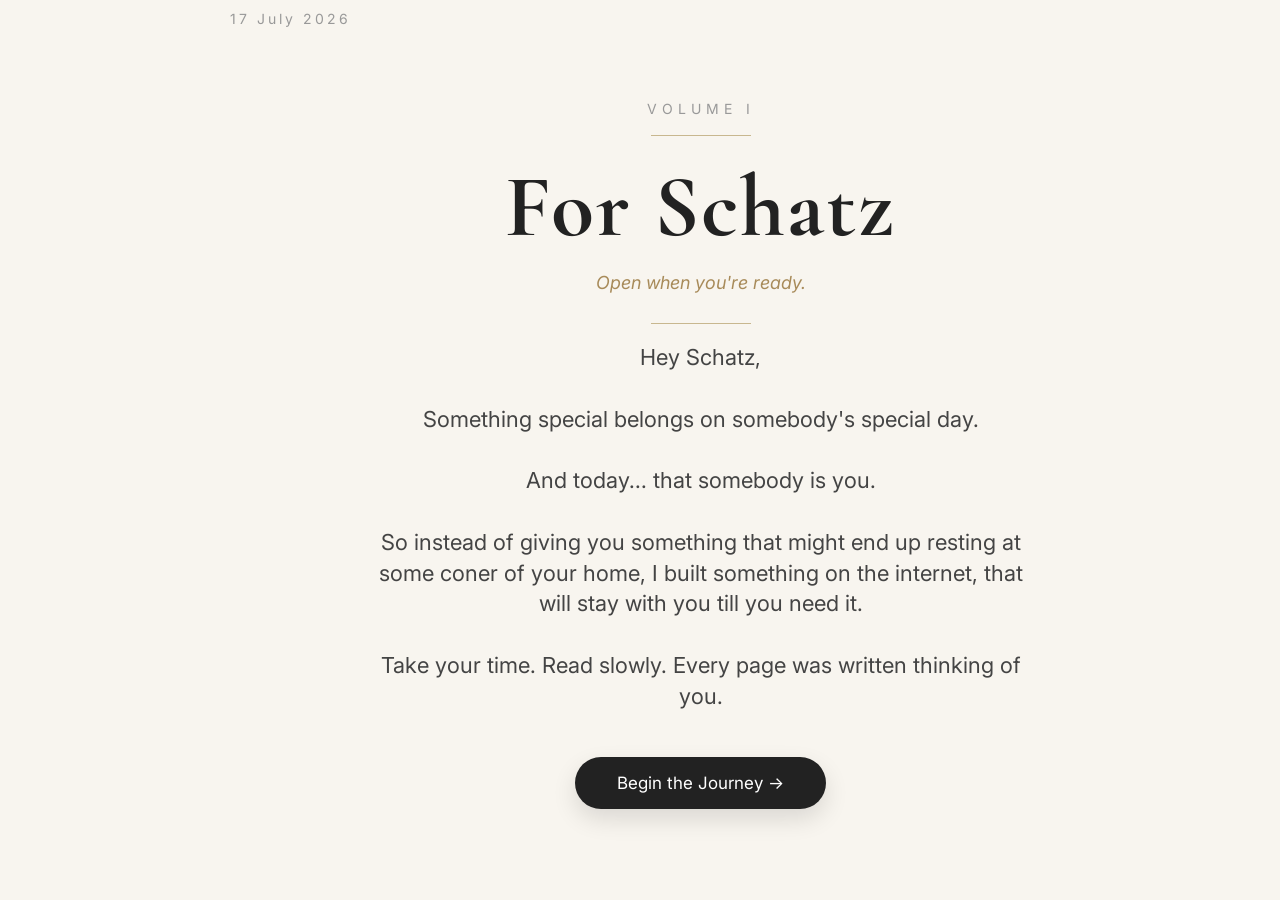
<file: index.html>
<!DOCTYPE html>
<html lang="en">

<head>

    <meta charset="UTF-8">

    <meta name="viewport" content="width=device-width, initial-scale=1.0">

    <title>For Schatz</title>

    <p class="date">
        17 July 2026
    </p>

    <link rel="preconnect" href="https://fonts.googleapis.com">

    <link rel="preconnect" href="https://fonts.gstatic.com" crossorigin>

    <link href="https://fonts.googleapis.com/css2?family=Cormorant+Garamond:wght@500;700&family=Inter:wght@300;400;500&display=swap" rel="stylesheet">

    <link rel="stylesheet" href="style.css">

</head>

<body>

<div class="container">

<p class="volume">

Volume I

</p>
<div class="line"></div>

<h1>

For Schatz

</h1>

<p class="subtitle">

Open when you're ready.

</p>
<div class="line"></div>

<p class="message">

Hey Schatz,

<br><br>

Something special belongs on somebody's special day.

<br><br>

And today...

that somebody is you.

<br><br>

So instead of giving you something that might end up resting at some coner of your home,

I built something on the internet, that will stay with you till you need it.

<br><br>

Take your time.

Read slowly.

Every page was written thinking of you.

</p>

<button onclick="window.location.href='Chapter1.html'">
    Begin the Journey →
</button>

</div>

</body>

</html>
</file>
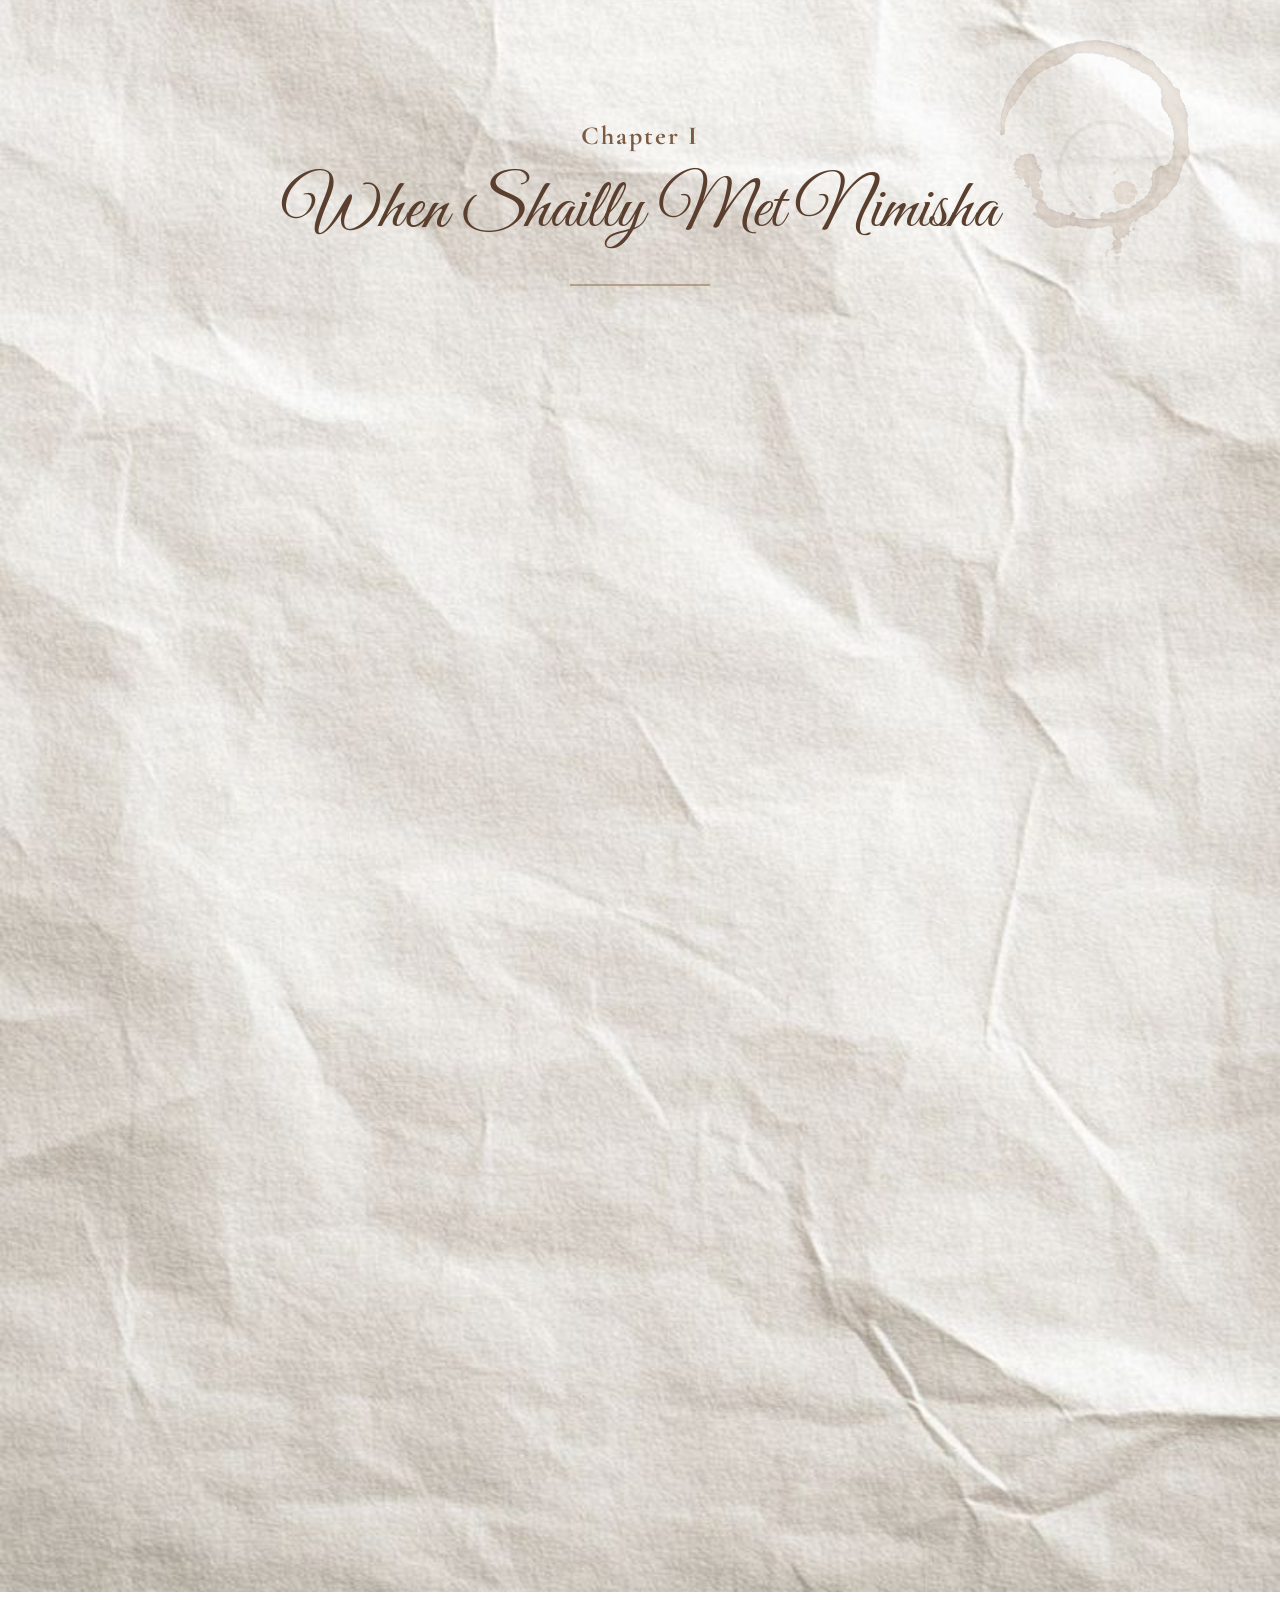
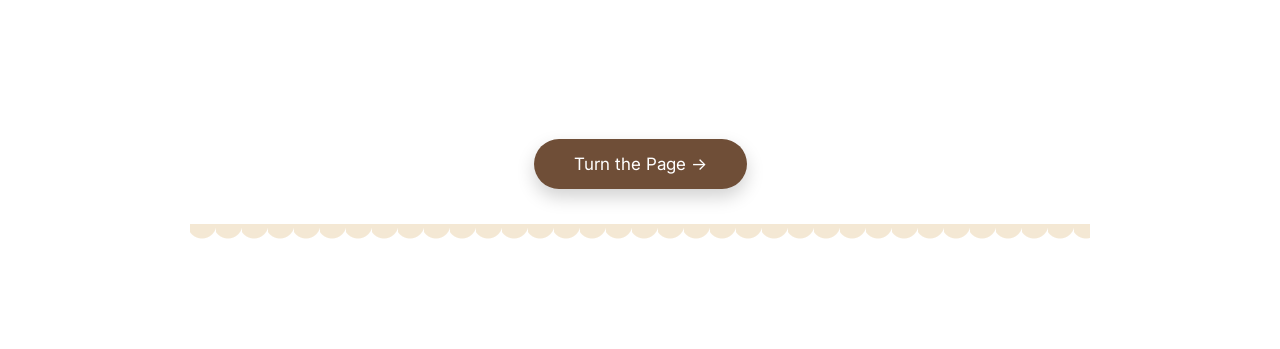
<file: Chapter1.html>
<!DOCTYPE html>
<html lang="en">

<head>

<meta charset="UTF-8">

<meta name="viewport" content="width=device-width, initial-scale=1.0">

<title>Chapter I</title>

<link rel="preconnect" href="https://fonts.googleapis.com">

<link rel="preconnect" href="https://fonts.gstatic.com" crossorigin>

<link href="https://fonts.googleapis.com/css2?family=Cormorant+Garamond:wght@500;700&family=Inter:wght@300;400;500&family=Great+Vibes&display=swap" rel="stylesheet">

<link rel="stylesheet" href="Chapter1.css">

</head>

<body>

<div class="paper">

    <p class="chapter">
        Chapter I
    </p>

    <h1>
        When Shailly Met Nimisha
    </h1>

    <div class="divider"></div>

    <div class="story">

        <p id="line1" class="line"></p>

        <p class="line fade">
            If someone had told me that a debate would introduce me to one of the most important people in my life...
        </p>

        <p class="line fade">
            I'd probably have laughed.
        </p>

        <p class="line fade">
            Because honestly...
            our first proper conversation wasn't sweet.
            It wasn't emotional.
            It was a debate.
        </p>

        <div class="photo fade">

            <img src="Images/photo3.jpg.jpeg" alt="Us">

            <p class="caption">
                Neither of us knew it then...
                <br>
                but this was the beginning.
            </p>

        </div>

        <p class="line fade">

            Funny how life works.

            <br><br>

            We rarely realize that an ordinary day...

            <br><br>

            is quietly becoming a memory we'll carry for years.

        </p>

        <p class="line fade">

            Looking back...

            <br><br>

            I don't remember who won the debate.

            <br><br>

            But I know I did

            <br><br>

            because I found YOU!

        </p>

    </div>

    <button onclick="window.location.href='chapter2.html'">
    Turn the Page →
</button>

<script src="Chapter1.js"></script>

</body>

</html>
</file>
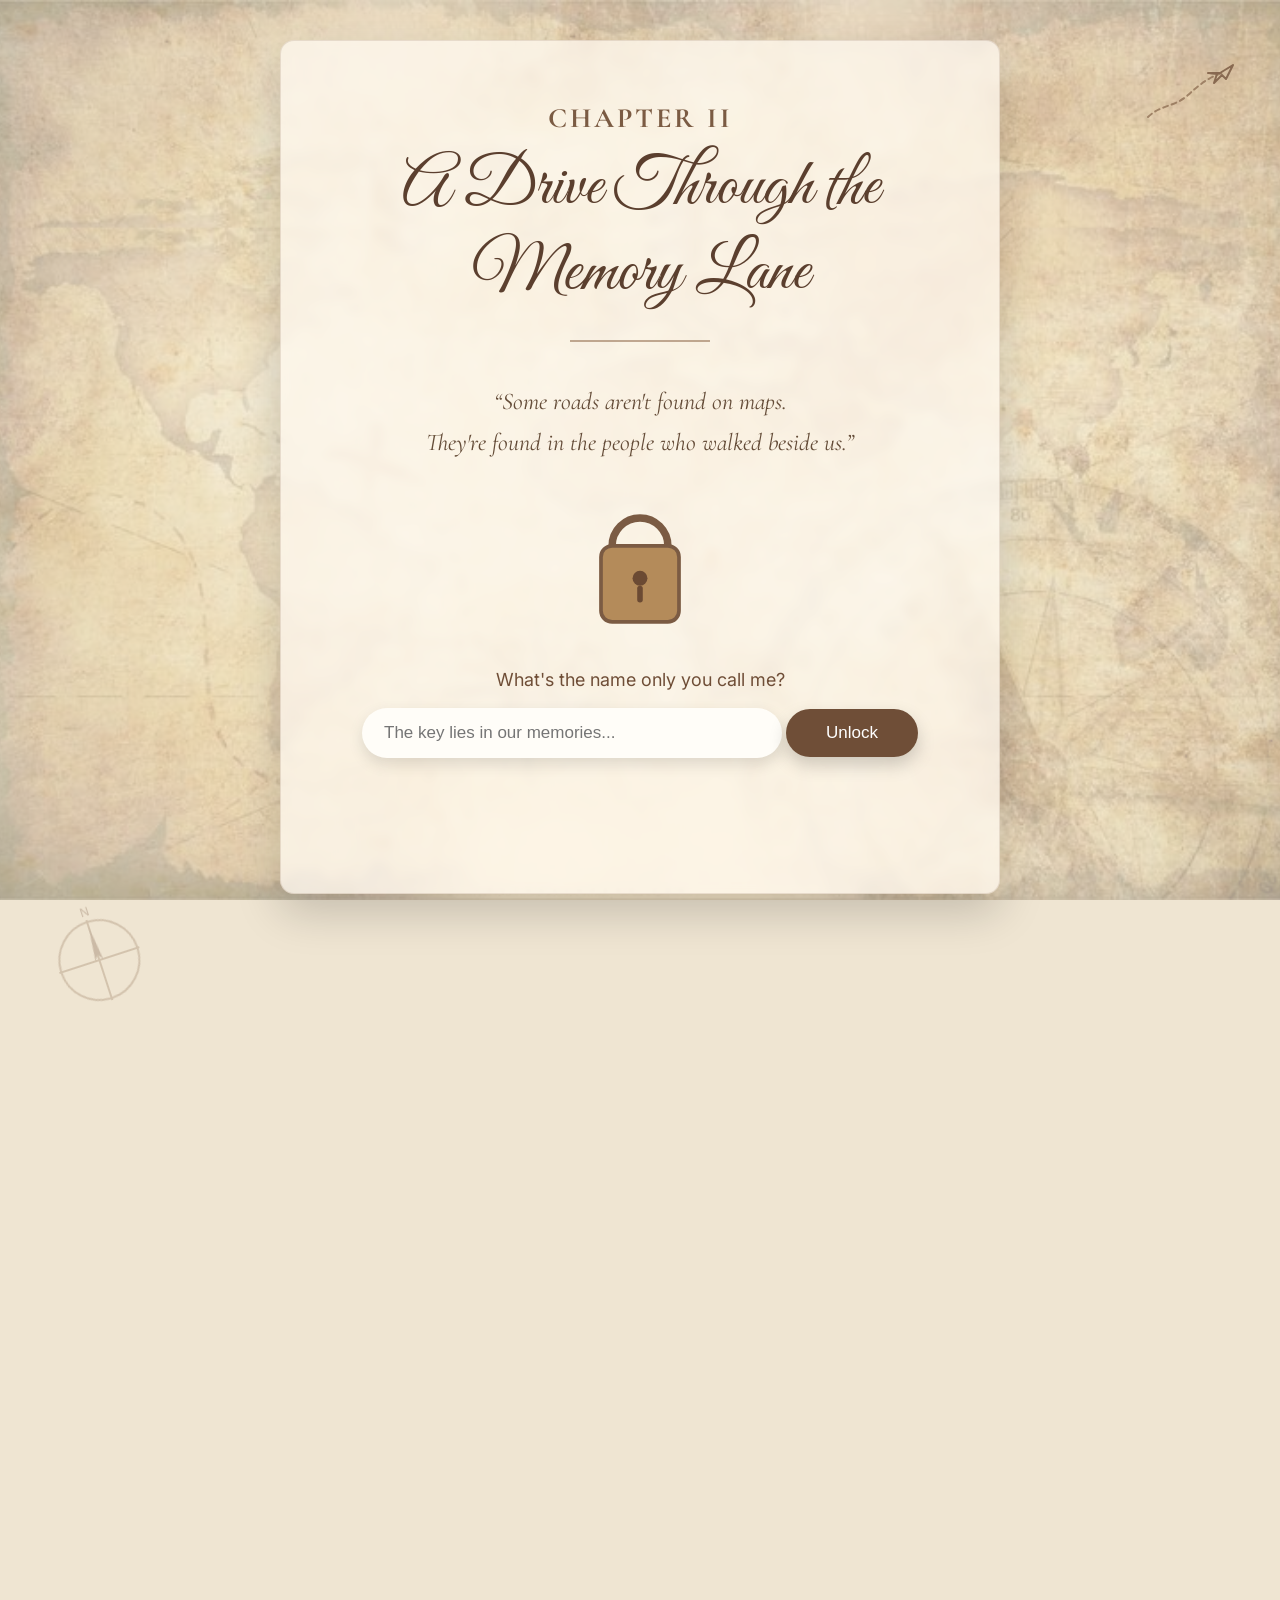
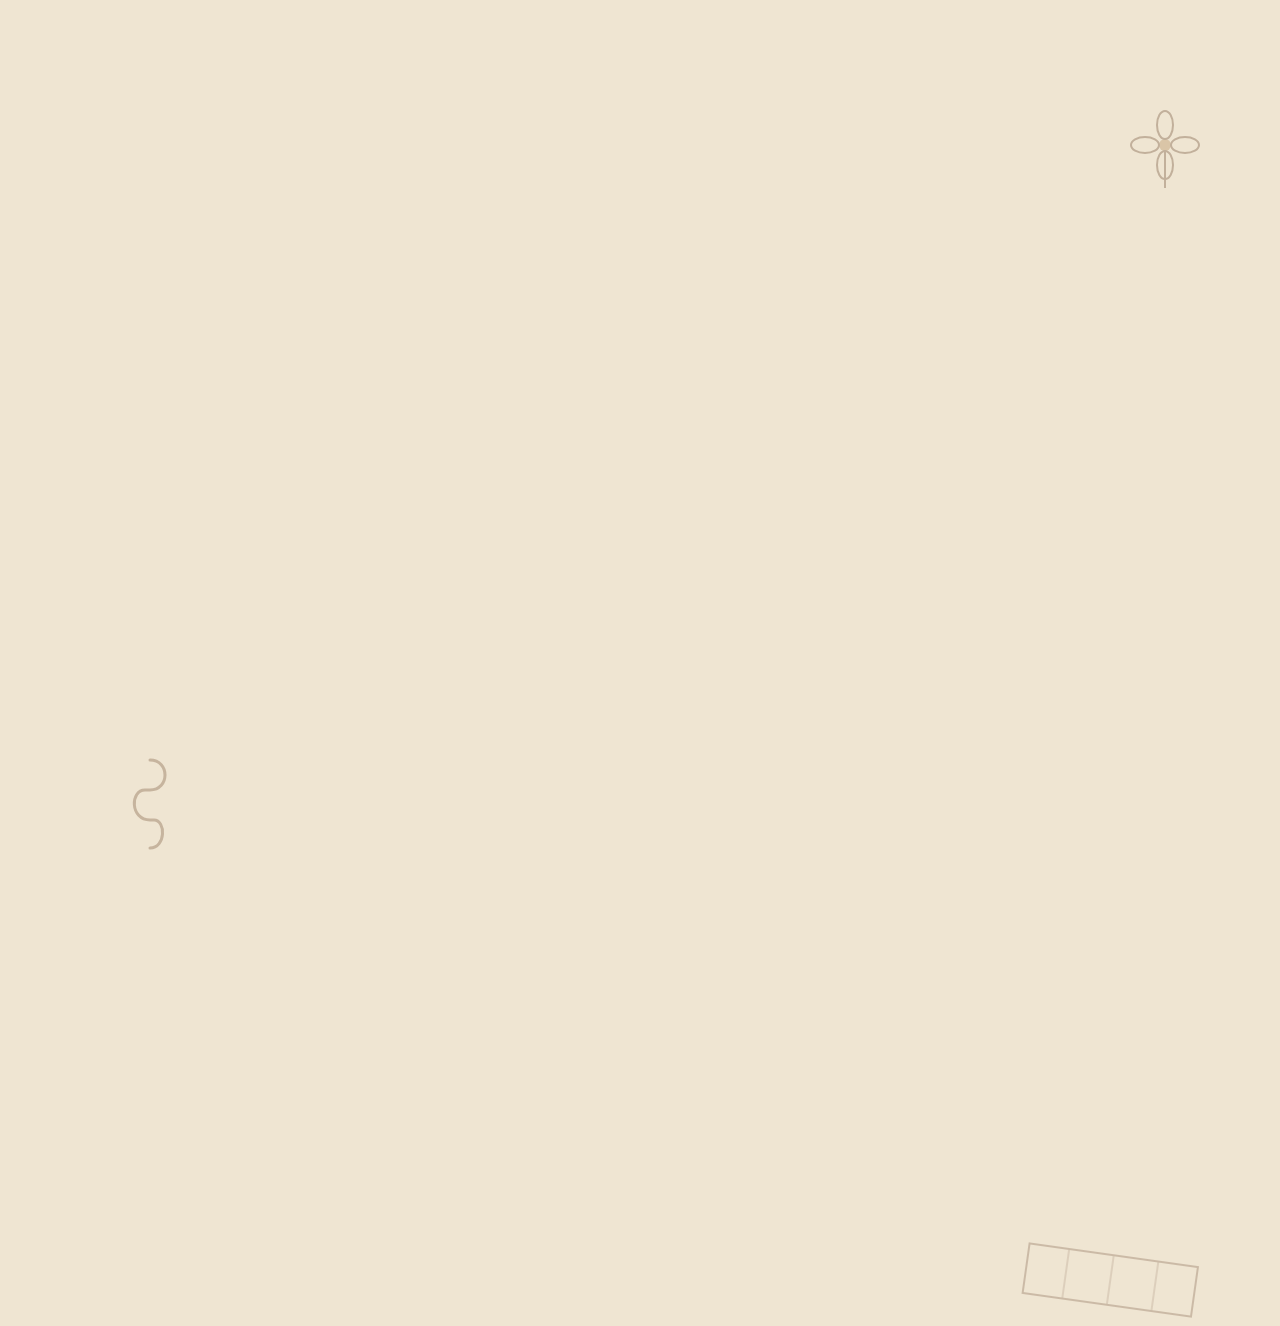
<file: chapter2.html>
<!DOCTYPE html>
<html lang="en">

<head>

    <meta charset="UTF-8">
    <meta name="viewport" content="width=device-width, initial-scale=1.0">

    <title>Chapter II | A Drive Through the Memory Lane</title>

    <link rel="stylesheet" href="chapter2.css">

    <link rel="icon" href="Images/photo8.jpeg">

    <!-- Google Fonts -->
    <link rel="preconnect" href="https://fonts.googleapis.com">
    <link rel="preconnect" href="https://fonts.gstatic.com" crossorigin>

    <link href="https://fonts.googleapis.com/css2?family=Great+Vibes&family=Cormorant+Garamond:wght@400;500;600;700&family=Inter:wght@300;400;500&display=swap" rel="stylesheet">

</head>

<body>

    <!-- ================= BACKGROUND DECORATIONS ================= -->

    <div class="airplane">

<svg width="100" height="80" viewBox="0 0 100 80" xmlns="http://www.w3.org/2000/svg">

    <!-- Flight Path -->
    <path
        d="M8 62
           C20 50, 35 52, 48 40
           S70 22, 82 18"
        fill="none"
        stroke="#8b6b50"
        stroke-width="2"
        stroke-dasharray="5 4"
        stroke-linecap="round"/>

    <!-- Airplane Body -->
    <path
        d="M80 18
           L93 10
           L86 24
           L82 20
           L74 28
           L77 19
           L68 18
           Z"
        fill="none"
        stroke="#6f4e37"
        stroke-width="2"
        stroke-linejoin="round"/>

</svg>

</div>

    <div class="compass">

<svg width="120" height="120" viewBox="0 0 120 120">

<circle
cx="60"
cy="60"
r="40"
fill="none"
stroke="#8b6b50"
stroke-width="2"/>

<line x1="60" y1="18" x2="60" y2="102"
stroke="#8b6b50"
stroke-width="2"/>

<line x1="18" y1="60" x2="102" y2="60"
stroke="#8b6b50"
stroke-width="2"/>

<polygon
points="60,24 64,60 60,54 56,60"
fill="#6f4e37"/>

<text x="56" y="14"
font-size="12"
fill="#6f4e37">N</text>

</svg>

</div>

    <div class="flower">

<svg width="90" height="90" viewBox="0 0 90 90">

<circle cx="45" cy="45" r="6" fill="#b48b5a"/>

<ellipse cx="45" cy="25" rx="8" ry="14"
fill="none"
stroke="#6f4e37"
stroke-width="2"/>

<ellipse cx="45" cy="65" rx="8" ry="14"
fill="none"
stroke="#6f4e37"
stroke-width="2"/>

<ellipse cx="25" cy="45" rx="14" ry="8"
fill="none"
stroke="#6f4e37"
stroke-width="2"/>

<ellipse cx="65" cy="45" rx="14" ry="8"
fill="none"
stroke="#6f4e37"
stroke-width="2"/>

<line
x1="45"
y1="51"
x2="45"
y2="88"
stroke="#6f4e37"
stroke-width="2"/>

</svg>

</div>

    <div class="film-strip">

<svg width="180" height="60" viewBox="0 0 180 60">

<rect
x="5"
y="5"
width="170"
height="50"
fill="none"
stroke="#6f4e37"
stroke-width="2"/>

<line x1="45" y1="5" x2="45" y2="55"
stroke="#6f4e37"/>

<line x1="90" y1="5" x2="90" y2="55"
stroke="#6f4e37"/>

<line x1="135" y1="5" x2="135" y2="55"
stroke="#6f4e37"/>

</svg>

</div>

    <div class="paperclip">

<svg width="60" height="120" viewBox="0 0 60 120">

<path

d="M30 10
C50 10 50 40 30 40
L25 40
C10 40 10 70 30 70
L34 70
C46 70 46 98 30 98"

fill="none"

stroke="#8b6b50"

stroke-width="3"

stroke-linecap="round"/>

</svg>

</div>

    <!-- ================= LOCK SCREEN ================= -->

    <section id="lockScreen">

        <div class="lock-card">

            <h2 class="chapter">
                CHAPTER II
            </h2>

            <h1>
                A Drive Through the Memory Lane
            </h1>

            <div class="divider"></div>

            <p class="quote">
                “Some roads aren't found on maps.<br>
                They're found in the people who walked beside us.”
            </p>

            <div id="lockIcon">

    <svg width="140" height="170" viewBox="0 0 140 170" xmlns="http://www.w3.org/2000/svg">

        <!-- Shackle -->
        <path
            d="M40 60 A30 30 0 0 1 100 60"
            fill="none"
            stroke="#7b5b43"
            stroke-width="8"
            stroke-linecap="round"
        />

        <!-- Lock Body -->
        <rect
            x="28"
            y="60"
            width="84"
            height="82"
            rx="12"
            fill="#b48b5a"
            stroke="#7b5b43"
            stroke-width="4"
        />

        <!-- Keyhole Circle -->
        <circle
            cx="70"
            cy="95"
            r="8"
            fill="#6b4a33"
        />

        <!-- Keyhole Stem -->
        <rect
            x="67"
            y="103"
            width="6"
            height="18"
            rx="3"
            fill="#6b4a33"
        />

    </svg>

</div>

            <p class="hint">
                What's the name only you call me?
            </p>

            <input
                type="password"
                id="password"
                placeholder="The key lies in our memories...">

            <button id="unlockBtn">
                Unlock
            </button>

            <p id="message"></p>

        </div>

    </section>

    <!-- ================= JOURNEY ================= -->

    <section id="journey">

        <div class="paper">

            <h2 class="chapter">
                CHAPTER II
            </h2>

            <h1>
                A Drive Through the Memory Lane
            </h1>

            <div class="divider"></div>

            <div class="intro">

                <p>
                    Every picture tells a story.
                </p>

                <p>
                    Some are blurry.
                </p>

                <p>
                    Some are chaotic.
                </p>

                <p>
                    Some still make us laugh.
                </p>

                <br>

                <p>
                    Come...
                </p>

                <p>
                    Let's take one more drive through the memory lane.
                </p>

            </div>

            <!-- ================= ROAD ================= -->

            

            <!-- ================= MEMORIES ================= -->

            <div class="memories">

                <!-- ================= STOP 01 ================= -->

                <div class="memory left fade">

                    <span class="stop">
                        📍 Stop 01
                    </span>

                    <div class="polaroid">

                        <img src="Images/photo1.jpg.jpeg" alt="Memory 1">

                        <p class="caption">
                            A person who feels home!
                        </p>

                    </div>

                </div>

                <!-- ================= STOP 02 ================= -->

                <div class="memory right fade">

                    <span class="stop">
                        📍 Stop 02
                    </span>

                    <div class="polaroid">

                        <img src="Images/photo2.jpg.jpeg" alt="Memory 2">

                        <p class="caption">
                            Two beauties in one frame😋
                        </p>

                    </div>

                </div>

                <!-- ================= STOP 03 ================= -->

                <div class="memory left fade">

                    <span class="stop">
                        📍 Stop 03
                    </span>

                    <div class="polaroid">

                        <img src="Images/photo5.jpeg" alt="Memory 3">

                        <p class="caption">
                            My love, 
                            My Schatz!
                        </p>

                    </div>

                </div>

                                <!-- ================= STOP 04 ================= -->

                <div class="memory right fade">

                    <span class="stop">
                        📍 Stop 04
                    </span>

                    <div class="polaroid">

                        <img src="Images/photo10.jpeg" alt="Memory 4">

                        <p class="caption">
                            Uff ye teekhi nzarein😗
                        </p>

                    </div>

                </div>


                <!-- ================= STOP 05 ================= -->

                <div class="memory left fade">

                    <span class="stop">
                        📍 Stop 05
                    </span>

                    <div class="polaroid">

                        <img src="Images/photo11.jpeg" alt="Memory 5">

                        <p class="caption">
                            Twins for a reason😉
                        </p>

                    </div>

                </div>


                <!-- ================= STOP 06 ================= -->

                <div class="memory right fade">

                    <span class="stop">
                        📍 Stop 06
                    </span>

                    <div class="polaroid">

                        <img src="Images/photo4.jpg.jpeg" alt="Memory 6">

                        <p class="caption">
                            The person who makes my world brighter❤️
                        </p>

                    </div>

                </div>


                <!-- ================= STOP 07 ================= -->

                <div class="memory left fade">

                    <span class="stop">
                        📍 Stop 07
                    </span>

                    <div class="polaroid">

                        <img src="Images/photo6.jpeg" alt="Memory 7">

                        <p class="caption">
                            No matter how dark the room is,
                            You will always light it up for me!
                        </p>

                    </div>

                </div>


                <!-- ================= STOP 08 ================= -->

                <div class="memory right fade">

                    <span class="stop">
                        📍 Stop 08
                    </span>

                    <div class="polaroid">

                        <img src="Images/photo9.jpeg" alt="Memory 8">

                        <p class="caption">
                            Always and forever!
                        </p>

                    </div>

                </div>

            </div>

            <!-- ================= ENDING ================= -->

            <div class="ending">

                <p class="end-line">

                    No matter where life takes us...

                </p>

                <p class="end-line">

                    I'm glad we walked this road together.

                </p>

                <p class="signature">

                    — With love,
                    <br>
                    Your Partner in Crime 🤎

                </p>

            </div>


            <!-- ================= NEXT CHAPTER ================= -->

            

        </div><div class="chapter-end">

    <div class="divider"></div>

    <p class="end-text">
        We've reached the end of our memories...
    </p>

    <p class="end-text small">
        But there are still a few words I've been saving for you.
    </p>

    <a href="chapter3.html" class="turn-page">
        Read the Letter 🤎
    </a>

</div>

    </section>

    <script src="chapter2.js"></script>

</body>

</html>
</file>
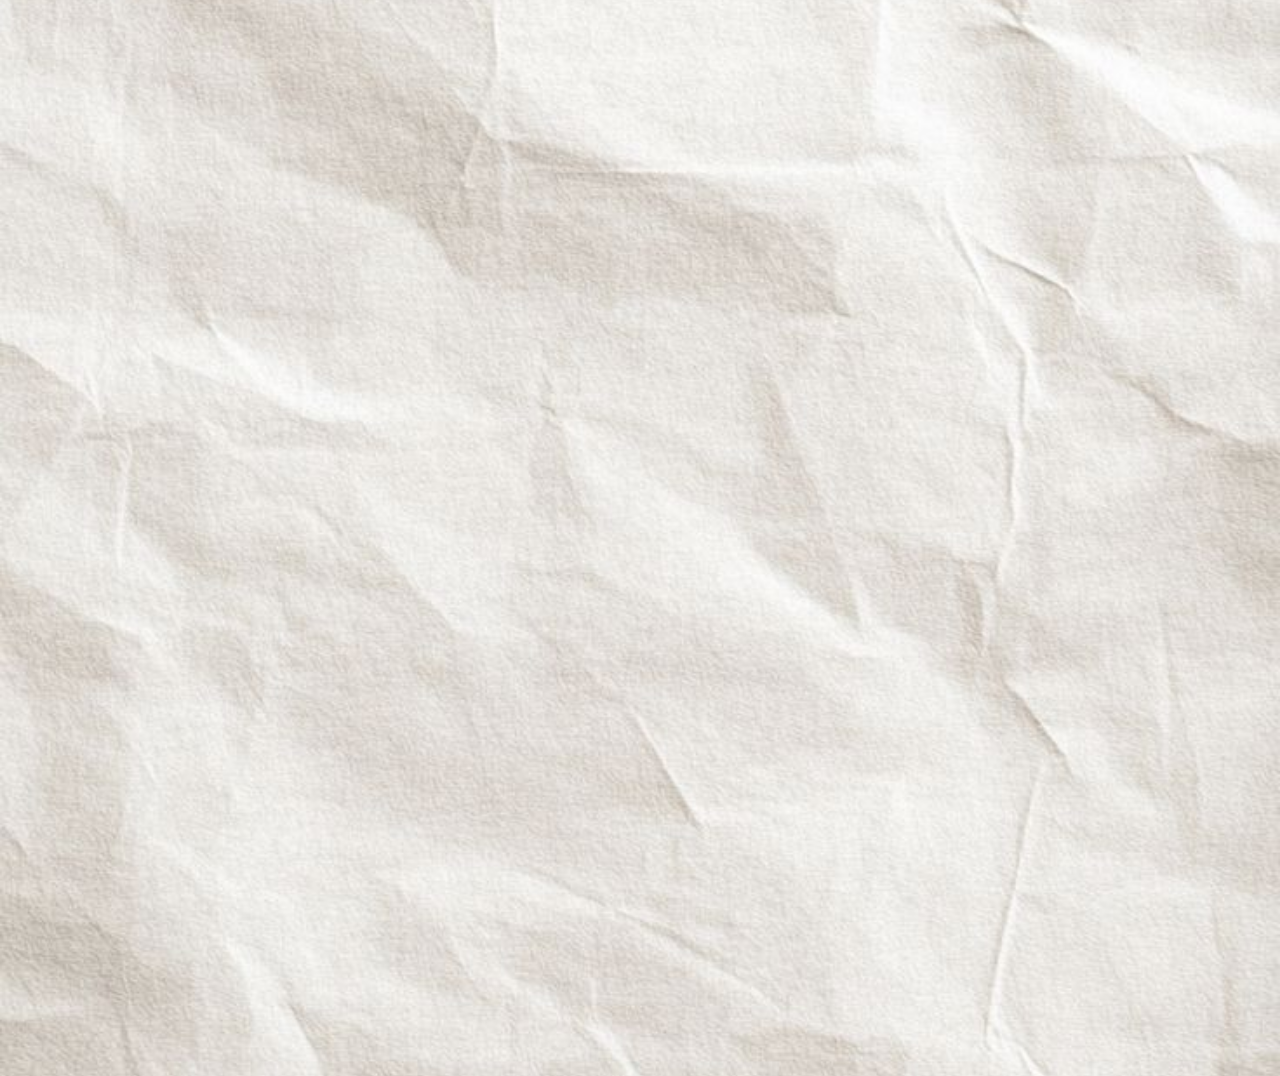
<file: chapter3.html>
<!DOCTYPE html>
<html lang="en">

<head>

<meta charset="UTF-8">

<meta name="viewport" content="width=device-width, initial-scale=1.0">

<title>Chapter III</title>

<link rel="preconnect" href="https://fonts.googleapis.com">

<link rel="preconnect" href="https://fonts.gstatic.com" crossorigin>

<link href="https://fonts.googleapis.com/css2?family=Caveat:wght@400;500;700&display=swap" rel="stylesheet">

<link href="https://fonts.googleapis.com/css2?family=Great+Vibes&family=Cormorant+Garamond:wght@400;500;700&family=Inter:wght@300;400&display=swap" rel="stylesheet">

<link rel="stylesheet" href="chapter3.css">

</head>

<body>

<div class="paper">

<p class="chapter">
Chapter III
</p>

<h1 class="fade">
The Last Page
</h1>

<div class="divider fade"></div>

<div class="letter fade">

<p id="p1" class="dear">

</p>

<p id="p2" class="paragraph">

</p>

<p id="p3" class="paragraph">

</p>

<p id="p4" class="paragraph">
 

</p>

<p id="p5" class="paragraph">
 
</p>

<p id="p6" class="paragraph">

</p>

<p id="p7" class="paragraph">
    
</p>

</div>

</div>

<script src="chapter3.js"></script>

</body>

</html>
</file>
<file: style.css>
/* ---------- GENERAL ---------- */

*{
    margin:0;
    padding:0;
    box-sizing:border-box;
}

html{
    scroll-behavior:smooth;
}

body{

    background:#F8F5EF;
    font-family:'Inter',sans-serif;
    color:#2D2D2D;

    display:flex;
    justify-content:center;
    align-items:flex-start;

    min-height:100vh;

    overflow-y:auto;


}

/* ---------- CONTAINER ---------- */

.container{

    width:90%;
    max-width:700px;

    text-align:center;

    padding:100px 20px 80px;

    animation:fadeIn 1.2s ease;


}

/* ---------- VOLUME ---------- */

.volume{

    text-transform:uppercase;

    letter-spacing:5px;

    color:#999;

    font-size:14px;

    margin-bottom:18px;

    opacity:0;

    animation:fadeUp 1s forwards;

}

/* ---------- TITLE ---------- */

h1{

    font-family:'Cormorant Garamond',serif;

    font-size:88px;

    font-weight:700;

    letter-spacing:2px;

    color:#222;

    margin-bottom:12px;

    opacity:0;

    animation:fadeUp 1s forwards;

    animation-delay:.3s;

}

/* ---------- SUBTITLE ---------- */

.subtitle{

    font-style:italic;

    color:#A88B5A;

    font-size:18px;

    margin-bottom:30px;

    opacity:0;

    animation:fadeUp 1s forwards;

    animation-delay:.6s;

}

/* ---------- MESSAGE ---------- */

.message{

    font-size:22px;

    line-height:1.4;

    color:#444;

    opacity:0;

    animation:fadeUp 1s forwards;

    animation-delay:.9s;

}

/* ---------- BUTTON ---------- */

button{

    margin-top:45px;

    padding:16px 42px;

    border:none;

    border-radius:50px;

    background:#222;

    color:white;

    font-size:17px;

    font-family:'Inter',sans-serif;

    cursor:pointer;

    transition:.35s;

    box-shadow:0 10px 25px rgba(0,0,0,.12);

    opacity:1;

    animation:fadeUp 1s forwards;

    animation-delay:1.2s;

}

button:hover{

    transform:translateY(-3px);

    box-shadow:0 15px 35px rgba(0,0,0,.18);

    background: #3b3b3b;;

}

/* ---------- ANIMATIONS ---------- */

@keyframes fadeUp{

    from{

        opacity:0;

        transform:translateY(35px);

    }

    to{

        opacity:1;

        transform:translateY(0);

    }

}

@keyframes fadeIn{

    from{

        opacity:0;

    }

    to{

        opacity:1;

    }

}

/* ---------- MOBILE ---------- */

@media(max-width:768px){

h1{

font-size:52px;

}

.message{

font-size:18px;

}

.subtitle{

font-size:16px;

}

button{

padding:14px 34px;

}

}

.line{
    width: 100px;
    height: 1px;
    background: #c8b78f;
    margin: 18px auto;
}

.date{
    font-size: 14px;
    color: #999;
    letter-spacing: 3px;
    margin-top: 10px;
    margin-bottom: 25px;
}

body{

    transition: opacity .8s ease;

}

body.fade-out{

    opacity:0;

}
</file>
<file: Chapter1.css>
/* ---------------- GOOGLE STYLE RESET ---------------- */

*{
    margin:0;
    padding:0;
    box-sizing:border-box;
}

html{
    scroll-behavior:smooth;
}

/* ---------------- BODY ---------------- */

body{

    background-image:url("assets/paper.jpg.jpg");

    background-size:cover;

    background-position:center;

    background-repeat:no-repeat;

    background-attachment: fixed;

    font-family:'Inter',sans-serif;

    color:#5a4332;

    min-height:100vh;

    padding:80px 25px;

    overflow-x:hidden;

}

/* ---------------- PAPER ---------------- */

.paper{

    width:100%;

    max-width:850px;

    margin:auto;

}

/* ---------------- CHAPTER ---------------- */

.chapter{

    text-align:center;

    font-family:'Cormorant Garamond',serif;

    font-size:26px;

    font-weight:700;

    color:#7b5b43;

    letter-spacing:2px;

    opacity:0;

    transition: opacity 1.5s;

}

/* ---------------- TITLE ---------------- */

h1{

    text-align:center;

    margin-top:15px;

    font-family:'Great Vibes',cursive;

    font-size:70px;

    color:#5b3f2e;

    font-weight:400;

    opacity:0;

    transition: opacity 1.5s;

}

/* ---------------- DIVIDER ---------------- */

.divider{

    width:140px;

    height:2px;

    background:#9b7b5b;

    margin:30px auto 60px;

    opacity:.6;

}

/* ---------------- STORY ---------------- */

.story{

    width:100%;

    max-width:700px;

    margin:auto;

}

/* ---------------- PARAGRAPHS ---------------- */

.line{

    font-size:22px;

    line-height:1.3;

    margin-bottom:18px;

    color:#4b382a;

}

/* Hidden before JS reveals them */

.fade{
    opacity:0;
    transform:translateY(40px);
    transition:
        opacity 1.5s ease,
        transform 1.5s ease;
}

.fade.show{
    opacity:1;
    transform:translateY(0);
}

/* ---------------- PHOTO ---------------- */

.photo{

    position:relative;

    width:320px;

    margin:60px auto;

    background:white;

    padding:12px 12px 35px;

    border-radius:4px;

    box-shadow:0 12px 28px rgba(0,0,0,.18);

    transform:rotate(-4deg);

    transition:all 1.2s ease;

}

.photo::before{

    content:"";

    position:absolute;

    top:-22px;

    left:50%;

    transform:translateX(-50%) rotate(-3deg);

    width:110px;

    height:42px;

    background:url("assets/tape.png.jpg");

    background-size:contain;

    background-repeat:no-repeat;

    opacity:.95;

}

.photo img{

    width:100%;

    display:block;

}

.caption{

    text-align:center;

    margin-top:18px;

    font-family:'Cormorant Garamond',serif;

    font-size:22px;

    font-style:italic;

    color:#6d4e37;

}

/* ---------------- BUTTON ---------------- */

button{

    display:block;

    margin:90px auto 40px;

    padding:15px 40px;

    background:#6f4e37;

    color:white;

    border:none;

    border-radius:40px;

    font-size:17px;

    cursor:pointer;

    transition:.35s;

    font-family:'Inter',sans-serif;

    box-shadow:0 8px 18px rgba(0,0,0,.18);

}

button:hover{

    transform:translateY(-4px);

    background:#5c3d2a;

}

/* ---------------- MOBILE ---------------- */

@media(max-width:768px){

body{

padding:60px 20px;

}

h1{

font-size:52px;

}

.line{

font-size:19px;

line-height:1.8;

}

.photo{

width:90%;

}

button{

width:100%;

}

}

/* ---------- COFFEE STAIN ---------- */

body::before{

content:"";

position:fixed;

top:40px;

right:60px;

width:220px;

height:220px;

background:url("assets/coffee.png.jpg");

background-size:contain;

background-repeat:no-repeat;

opacity:.18;

pointer-events:none;

}

body::after{

    content:"";

    position:fixed;

    top:120px;

    right:120px;

    width:95px;

    height:95px;

    border:4px solid rgba(111,78,55,.06);

    border-radius:50%;

    pointer-events:none;

}

/* ---------- TORN PAPER ---------- */

.paper{

    position:relative;

    padding-bottom:140px;

    max-width: 900px;

    margin: 0 auto;

    padding: 40px;

}

.paper::after{

    content:"";

    position:absolute;

    left:0;

    bottom:0;

    width:100%;

    height:45px;

    background:
    radial-gradient(circle at 12px 0,#F4E8D4 14px,transparent 15px) repeat-x;

    background-size:26px 40px;

}
</file>
<file: chapter2.css>
/* =======================================================
                        RESET
======================================================= */

*{
    margin:0;
    padding:0;
    box-sizing:border-box;
}

html{
    scroll-behavior:smooth;
}

/* =======================================================
                        BODY
======================================================= */

body{

    font-family:'Inter',sans-serif;

    color:#4b382a;

    overflow-x:hidden;

    min-height:100vh;

    position:relative;

    background:#efe5d2;

}

/* ---------- Vintage Map ---------- */

body::before{

    content:"";

    position:fixed;

    inset:0;

    background:url("assets/vintage.jpg.jpg");

    background-size:cover;

    background-position:center;

    background-repeat:no-repeat;

    z-index:-2;

}

/* ---------- Cream Overlay ---------- */

body::after{

    content:"";

    position:fixed;

    inset:0;

    background:rgba(247,240,227,.62);

    z-index:-1;

}

/* =======================================================
                    LOCK SCREEN
======================================================= */

#lockScreen{

    min-height:100vh;

    display:flex;

    justify-content:center;

    align-items:center;

    padding:40px;

}

/* =======================================================
                    LOCK CARD
======================================================= */

.lock-card{

    width:100%;

    max-width:720px;

    background:rgba(255,250,242,.72);

    backdrop-filter:blur(5px);

    padding:60px 50px;

    border-radius:14px;

    box-shadow:0 18px 45px rgba(0,0,0,.18);

    border:1px solid rgba(120,90,65,.15);

    text-align:center;

}

/* =======================================================
                    CHAPTER
======================================================= */

.chapter{

    font-family:'Cormorant Garamond',serif;

    font-size:28px;

    letter-spacing:3px;

    color:#7b5b43;

    margin-bottom:10px;

}

/* =======================================================
                        TITLE
======================================================= */

h1{

    font-family:'Great Vibes',cursive;

    font-size:68px;

    color:#5b3f2e;

    font-weight:400;

    margin-bottom:20px;

}

/* =======================================================
                        DIVIDER
======================================================= */

.divider{

    width:140px;

    height:2px;

    background:#987457;

    margin:25px auto 40px;

    opacity:.6;

}

/* =======================================================
                        QUOTE
======================================================= */

.quote{

    font-family:'Cormorant Garamond',serif;

    font-size:24px;

    line-height:1.7;

    font-style:italic;

    color:#644c38;

    margin-bottom:40px;

}

/* =======================================================
                        LOCK
======================================================= */

#lockIcon{

    width:130px;

    height:130px;

    margin:0 auto 35px;

    display:flex;

    justify-content:center;

    align-items:center;

    animation:floatLock 3s ease-in-out infinite;

    transition:opacity .8s ease

}

/* =======================================================
                        HINT
======================================================= */

.hint{

    font-size:18px;

    color:#6f4e37;

    margin-bottom:18px;

}

/* =======================================================
                    PASSWORD BOX
======================================================= */

#password{

    width:100%;

    max-width:420px;

    padding:15px 22px;

    border:none;

    outline:none;

    border-radius:40px;

    font-size:17px;

    background:#fffdf8;

    color:#5b4332;

    box-shadow:0 6px 15px rgba(0,0,0,.12);

    margin-bottom:25px;

    transition:.35s;

}

#password:focus{

    transform:scale(1.02);

    box-shadow:0 8px 20px rgba(111,78,55,.25);

}

/* =======================================================
                        BUTTON
======================================================= */

#unlockBtn{

    padding:14px 40px;

    border:none;

    border-radius:40px;

    background:#6f4e37;

    color:white;

    font-size:17px;

    cursor:pointer;

    transition:.35s;

    box-shadow:0 8px 18px rgba(0,0,0,.18);

}

#unlockBtn:hover{

    transform:translateY(-4px);

    background:#5b3f2e;

}

/* =======================================================
                    MESSAGE
======================================================= */

#message{

    margin-top:25px;

    min-height:25px;

    font-family:'Cormorant Garamond',serif;

    font-size:22px;

    color:#6b4d39;

}

/* =======================================================
                JOURNEY (Hidden Initially)
======================================================= */

#journey{

    display:none;

    opacity:0;

    transition:opacity 1.2s ease;

}

/* =======================================================
                    LOCK ANIMATION
======================================================= */

@keyframes floatLock{

    0%{

        transform:translateY(0px);

    }

    50%{

        transform:translateY(-10px);

    }

    100%{

        transform:translateY(0px);

    }

}

/* =======================================================
                    JOURNAL PAPER
======================================================= */

.paper{

    width:100%;

    max-width:1100px;

    margin:80px auto;

    padding:60px 50px 120px;

    position:relative;

}

/* =======================================================
                    INTRO
======================================================= */

.intro{

    max-width:650px;

    margin:60px auto 120px;

    text-align:center;

}

.intro p{

    font-size:22px;

    line-height:1.8;

    color:#5d4533;

    margin-bottom:10px;

}

/* =======================================================
                    MEMORIES
======================================================= */

.memories{

    width:100%;

    position:relative;

}

/* =======================================================
                    MEMORY CARD
======================================================= */

.memory{

    width:100%;

    display:flex;

    margin:120px 0;

    position:relative;

}

.memory.left{

    justify-content:flex-start;

}

.memory.right{

    justify-content:flex-end;

}

/* =======================================================
                    STOP TITLE
======================================================= */

.stop{

    position:absolute;

    top:-40px;

    font-family:'Cormorant Garamond',serif;

    font-size:24px;

    color:#7a5a43;

}

.memory.left .stop{

    left:40px;

}

.memory.right .stop{

    right:40px;

}

/* =======================================================
                    POLAROID
======================================================= */

.polaroid{

    width:330px;

    background:white;

    padding:14px 14px 45px;

    border-radius:4px;

    box-shadow:0 14px 30px rgba(0,0,0,.18);

    transition:.45s;

    position:relative;

}

/* =======================================================
                POLAROID ROTATION
======================================================= */

.memory.left .polaroid{

    transform:rotate(-5deg);

}

.memory.right .polaroid{

    transform:rotate(5deg);

}

/* =======================================================
                    PHOTO
======================================================= */

.polaroid img{

    width:100%;

    display:block;

    border-radius:2px;

}

/* =======================================================
                    CAPTION
======================================================= */

.caption{

    text-align:center;

    margin-top:20px;

    font-family:'Cormorant Garamond',serif;

    font-size:22px;

    color:#6c4d39;

    font-style:italic;

}

/* =======================================================
                POLAROID HOVER
======================================================= */

.polaroid:hover{

    transform:rotate(0deg) scale(1.05);

    box-shadow:0 22px 45px rgba(0,0,0,.28);

}

/* =======================================================
                    ENDING
======================================================= */

.ending{

    text-align:center;

    margin:180px auto 80px;

    max-width:650px;

}

.end-line{

    font-size:24px;

    margin-bottom:18px;

    color:#5b4332;

}

.signature{

    margin-top:50px;

    font-family:'Great Vibes',cursive;

    font-size:48px;

    color:#6d4b36;

}

/* =======================================================
                NEXT BUTTON
======================================================= */

.nextBtn{

    display:block;

    margin:auto;

    padding:16px 42px;

    background:#6f4e37;

    color:white;

    border:none;

    border-radius:40px;

    font-size:18px;

    cursor:pointer;

    transition:.35s;

    box-shadow:0 10px 22px rgba(0,0,0,.18);

}

.nextBtn:hover{

    background:#5b3f2e;

    transform:translateY(-5px);

}

/* =======================================================
                FADE ANIMATION
======================================================= */

.fade{

    opacity:0;

    transform:translateY(60px);

    transition:

        opacity 1.4s ease,

        transform 1.4s ease;

}

.fade.show{

    opacity:1;

    transform:translateY(0);

}

/* =======================================================
                        ROAD
======================================================= */





/* =======================================================
                    MEMORY LAYER
======================================================= */

.memory{

    z-index:2;

}

.polaroid{

    z-index:3;

}

/* =======================================================
                    DECORATIONS
======================================================= */

.airplane,
.compass,
.flower,
.paperclip,
.film-strip{

    position:absolute;

    pointer-events:none;

    opacity:.65;

}

/* =======================================================
                    AIRPLANE
======================================================= */

.airplane{

    position:fixed;

    top:55px;

    right:45px;

    width:95px;

    opacity:.75;

    pointer-events:none;

    animation:fly 20s ease-in-out infinite;

}

/* =======================================================
                    COMPASS
======================================================= */

.compass{

    position:absolute;

    top:900px;

    left:40px;

    opacity:.28;

    transform:rotate(-18deg);

}

/* =======================================================
                    FLOWER
======================================================= */

.flower{

    position:absolute;

    right:70px;

    top:1700px;

    opacity:.35;

}

/* =======================================================
                    PAPER CLIP
======================================================= */

.paperclip{

    position:absolute;

    left:120px;

    top:2350px;

    opacity:.4;

}

/* =======================================================
                    FILM STRIP
======================================================= */

.film-strip{

    position:absolute;

    right:80px;

    top:2850px;

    opacity:.28;

    transform:rotate(8deg);

}

/* =======================================================
                    AIRPLANE ANIMATION
======================================================= */

@keyframes fly{

    0%{

        transform:
        translateX(0)
        translateY(0)
        rotate(0deg);

    }

    25%{

        transform:
        translateX(-40px)
        translateY(18px)
        rotate(-6deg);

    }

    50%{

        transform:
        translateX(-80px)
        translateY(-12px)
        rotate(5deg);

    }

    75%{

        transform:
        translateX(-40px)
        translateY(10px)
        rotate(-4deg);

    }

    100%{

        transform:
        translateX(0)
        translateY(0)
        rotate(0deg);

    }

}

/* =======================================================
                    MOBILE
======================================================= */

@media(max-width:900px){

.paper{

    padding:40px 25px 80px;

}

.memory{

    justify-content:center !important;

}

.stop{

    left:50% !important;

    right:auto !important;

    transform:translateX(-50%);

}

.polaroid{

    width:90%;

    transform:rotate(0deg) !important;

}

h1{

    font-size:52px;

}

.quote{

    font-size:20px;

}

.intro p{

    font-size:19px;

}

.end-line{

    font-size:21px;

}

.signature{

    font-size:38px;

}

.road{

    display:none;

}

.airplane,
.compass,
.flower,
.paperclip,
.film-strip{

    display:none;

}

}

.chapter-end{

    text-align:center;

    margin:120px auto 80px;

}

.end-text{

    font-family:'Cormorant Garamond', serif;

    font-size:28px;

    color:#6f4e37;

    margin-bottom:15px;

}

.end-text.small{

    font-size:22px;

    font-style:italic;

    opacity:.8;

    margin-bottom:40px;

}

.turn-page{

    display:inline-block;

    padding:15px 40px;

    background:#6f4e37;

    color:white;

    text-decoration:none;

    border-radius:40px;

    font-size:20px;

    transition:.35s;

}

.turn-page:hover{

    background:#563b28;

    transform:translateY(-3px);

}
</file>
<file: chapter3.css>
/* ---------------- BODY ---------------- */

body{

    background-image:url("assets/paper.jpg.jpg");

    background-size:cover;

    background-position:center;

    background-repeat:no-repeat;

    background-attachment: fixed;

    font-family:'Inter',sans-serif;

    color:#5a4332;

    min-height:100vh;

    padding:80px 25px;

    overflow-x:hidden;

}

/* ---------------- PAPER ---------------- */

.paper{

    width:100%;

    max-width:850px;

    margin:auto;

}

/* ---------------- CHAPTER ---------------- */

.chapter{

    text-align:center;

    font-family:'Cormorant Garamond',serif;

    font-size:40px;

    font-weight:700;

    color:#7b5b43;

    letter-spacing:2px;

    opacity:1;

    transition: opacity 1.5s;

}

h1{

    font-family:'Great Vibes',cursive;

    font-size:68px;

    color:#5b3f2e;

    font-weight:400;

    margin-bottom:20px;

    text-align: center;

}

.paragraph{

    font-family:'Caveat', cursive;

    font-size:32px;

    line-height:1.2;

    margin-bottom: 5px;

}

.dear{

    font-family:'Great Vibes', cursive;

    font-size:48px;

    color:#6f4e37;

}

.ending{

    text-align:center;

    margin-top:70px;

    font-family:'Great Vibes', cursive;

    font-size:50px;

    color:#7b5b43;

    opacity:0;

    animation:fadeIn 2s forwards;

}

@keyframes fadeIn{

    to{

        opacity:1;

    }

}

.paper{
    opacity: 0;
    transition: opacity 2s ease;
}

.paper.show{
    opacity: 1;
}
</file>
